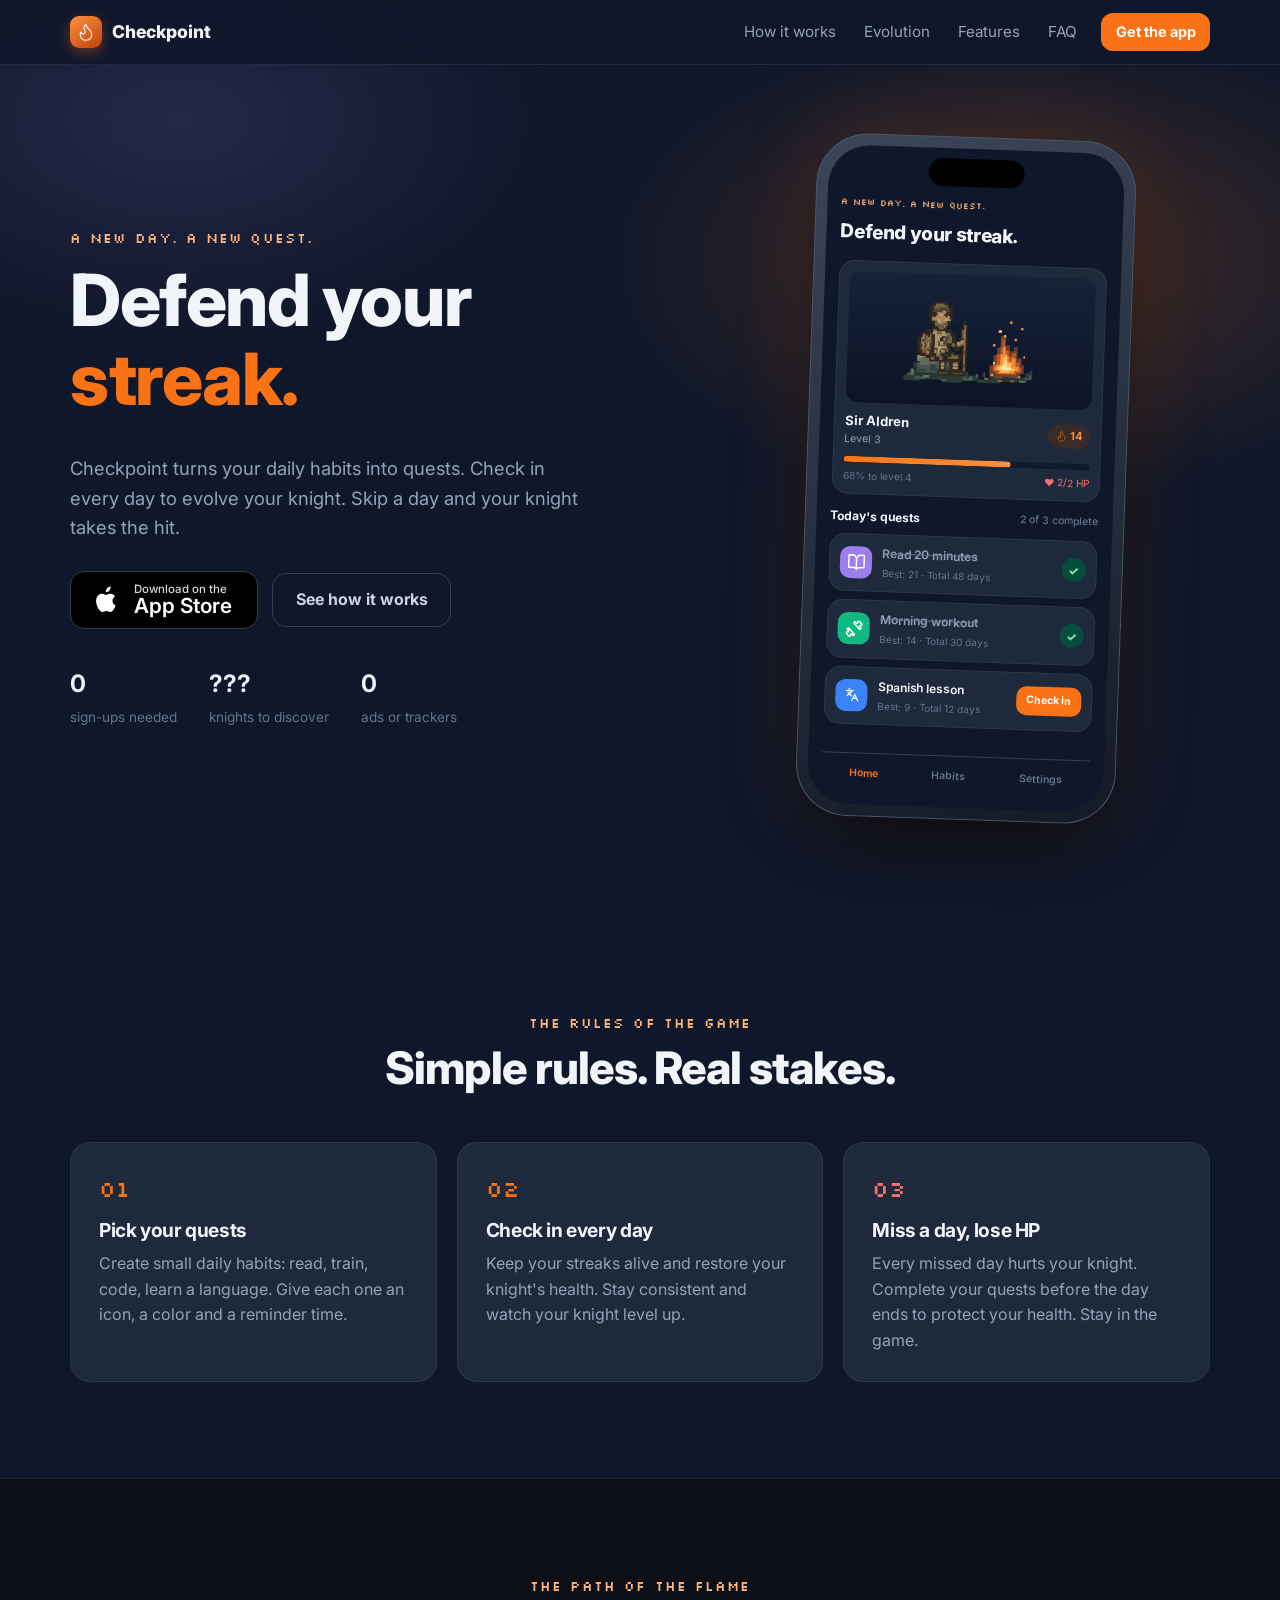
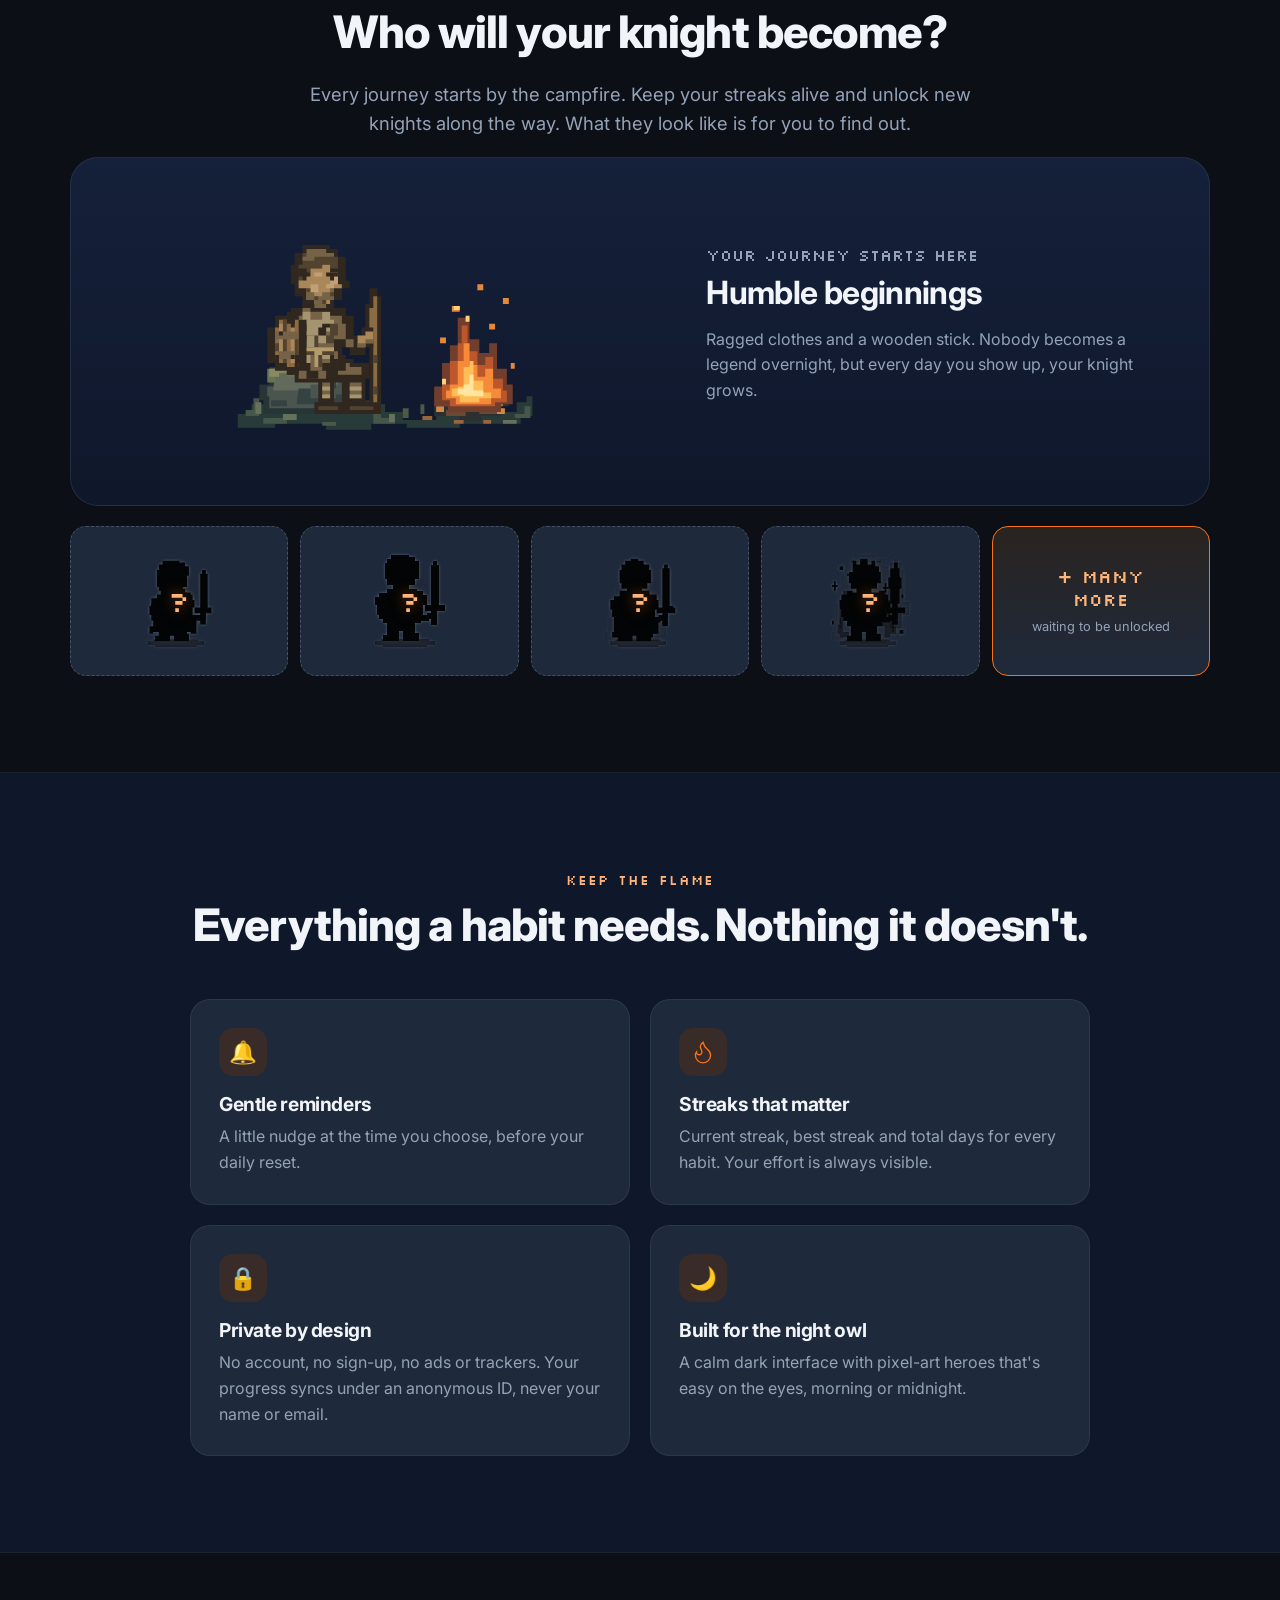
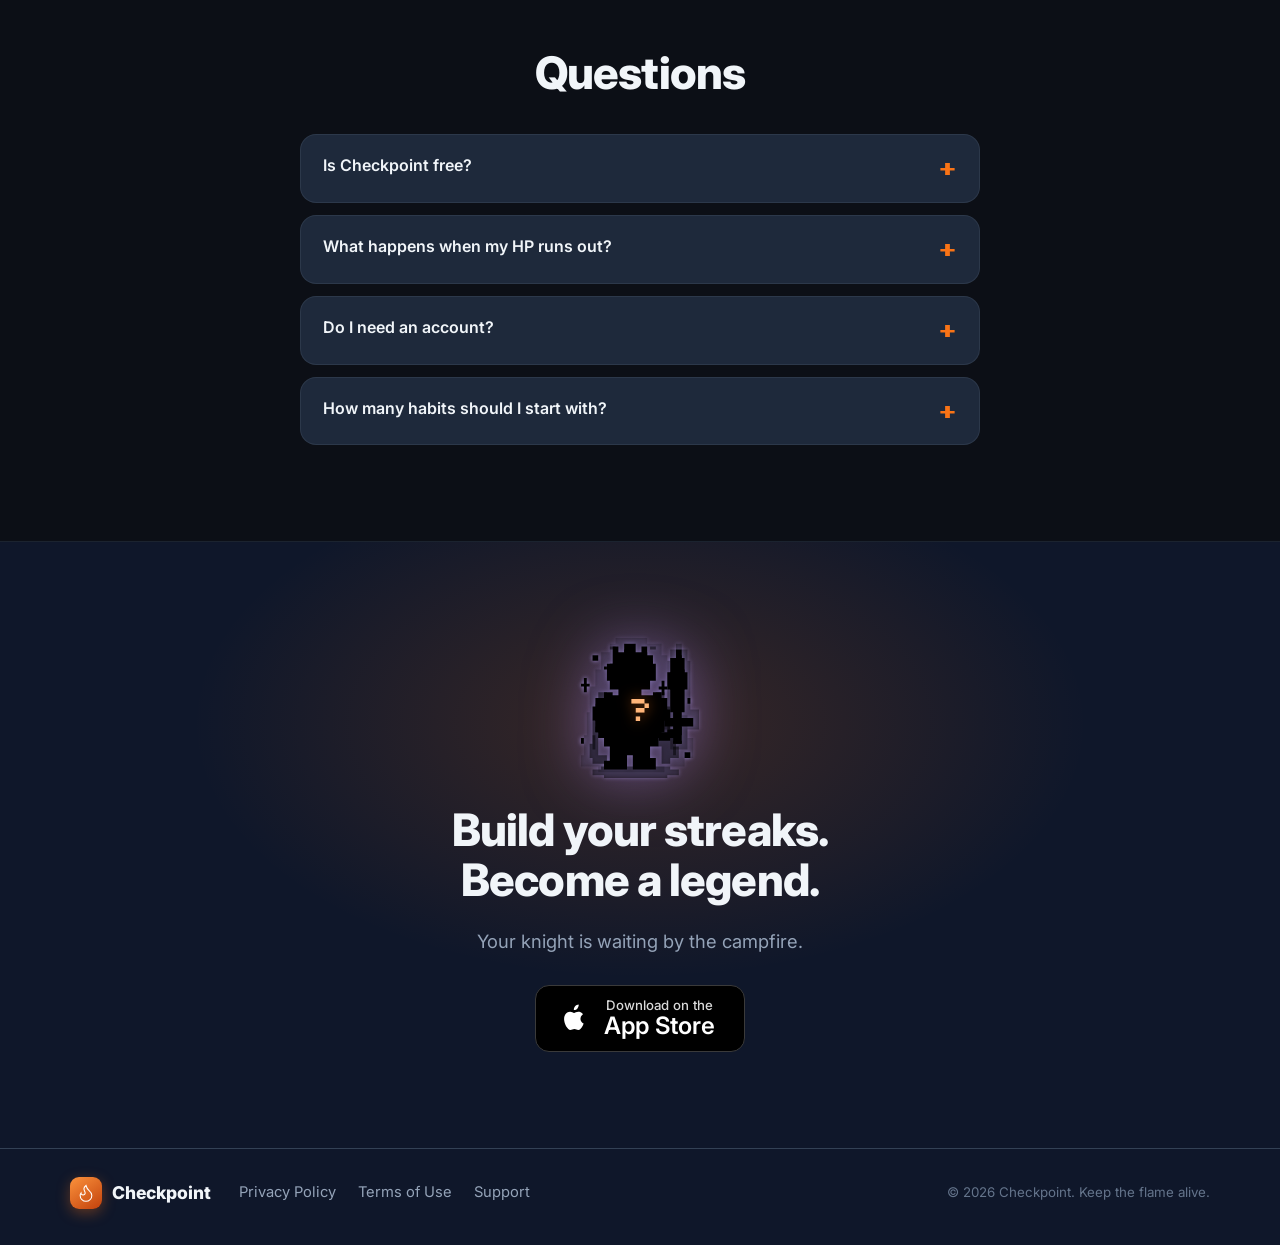
<file: index.html>
<!doctype html>
<html lang="en">
<head>
  <meta charset="utf-8">
  <meta name="viewport" content="width=device-width, initial-scale=1">
  <title>Checkpoint — Habit Quests</title>
  <meta name="description" content="Checkpoint turns your daily habits into quests. Check in every day, protect your HP and evolve your knight.">
  <meta name="theme-color" content="#0F172A">
  <!-- Replace YOUR_APP_ID once the app is live, e.g. app-id=1234567890 -->
  <!-- <meta name="apple-itunes-app" content="app-id=YOUR_APP_ID"> -->
  <meta property="og:title" content="Checkpoint — Defend your streak.">
  <meta property="og:description" content="Daily habits as quests. Build streaks, keep your HP, evolve your knight.">
  <meta property="og:type" content="website">
  <link rel="icon" type="image/svg+xml" href="assets/img/favicon.svg">
  <link rel="apple-touch-icon" href="assets/img/favicon.svg">
  <link rel="preconnect" href="https://fonts.googleapis.com">
  <link rel="preconnect" href="https://fonts.gstatic.com" crossorigin>
  <link href="https://fonts.googleapis.com/css2?family=Inter:wght@400;500;600;700;800&family=Silkscreen&display=swap" rel="stylesheet">
  <link rel="stylesheet" href="styles.css">
</head>
<body>

<header class="nav">
  <div class="wrap nav__inner">
    <a class="brand" href="#top" aria-label="Checkpoint home">
      <span class="brand__icon"><img src="assets/img/flame.svg" alt=""></span>
      <span>Checkpoint</span>
    </a>
    <nav class="nav__links" aria-label="Main">
      <a href="#how">How it works</a>
      <a href="#evolution">Evolution</a>
      <a href="#features">Features</a>
      <a href="#faq">FAQ</a>
    </nav>
    <a class="btn btn--small js-store" href="#download">Get the app</a>
  </div>
</header>

<main id="top">

  <!-- HERO -->
  <section class="hero">
    <div class="hero__glow" aria-hidden="true"></div>
    <div class="wrap hero__inner">
      <div class="hero__copy">
        <p class="eyebrow">a new day. a new quest.</p>
        <h1>Defend your <span class="accent">streak.</span></h1>
        <p class="lead">Checkpoint turns your daily habits into quests. Check in every day to evolve your knight. Skip a day and your knight takes the hit.</p>
        <div class="cta-row">
          <a class="store-badge js-store" href="#download" aria-label="Download on the App Store">
            <svg viewBox="0 0 24 24" aria-hidden="true"><path fill="currentColor" d="M16.37 12.6c.03 2.9 2.54 3.86 2.57 3.87-.02.07-.4 1.38-1.33 2.73-.8 1.17-1.63 2.33-2.94 2.36-1.29.02-1.7-.76-3.17-.76-1.47 0-1.93.74-3.15.79-1.27.05-2.23-1.27-3.04-2.43-1.65-2.38-2.92-6.74-1.22-9.68.84-1.46 2.35-2.39 3.99-2.41 1.24-.02 2.42.84 3.17.84.76 0 2.19-1.04 3.69-.88.63.03 2.39.25 3.52 1.92-.09.06-2.1 1.23-2.09 3.65M13.95 4.3c.67-.82 1.13-1.95 1-3.08-.97.04-2.14.65-2.84 1.46-.62.72-1.17 1.87-1.02 2.97 1.08.08 2.19-.55 2.86-1.35"/></svg>
            <span><small>Download on the</small>App Store</span>
          </a>
          <a class="btn btn--ghost" href="#how">See how it works</a>
        </div>
        <ul class="hero__stats">
          <li><b>0</b><span>sign-ups needed</span></li>
          <li><b>???</b><span>knights to discover</span></li>
          <li><b>0</b><span>ads or trackers</span></li>
        </ul>
      </div>

      <!-- Phone mockup recreating the Home screen -->
      <div class="phone" aria-label="Checkpoint home screen preview" role="img">
        <div class="phone__screen">
          <div class="phone__notch"></div>
          <div class="ui">
            <p class="ui__sub">a new day. a new quest.</p>
            <p class="ui__title">Defend your streak.</p>

            <div class="ui-card ui-hero">
              <div class="ui-hero__art"><img src="assets/img/peasant_campfire.svg" alt=""></div>
              <div class="ui-hero__row">
                <div>
                  <p class="ui-hero__name">Sir Aldren</p>
                  <p class="ui-hero__lvl">Level 3</p>
                </div>
                <span class="pill pill--fire"><img src="assets/img/flame.svg" alt=""> 14</span>
              </div>
              <div class="bar"><span style="width:68%"></span></div>
              <p class="ui-hero__meta"><span>68% to level 4</span><span class="hp">♥ 2/2 HP</span></p>
            </div>

            <div class="ui__section">
              <span>Today's quests</span><span class="dim">2 of 3 complete</span>
            </div>

            <div class="ui-card quest is-done">
              <span class="quest__icon c-lav"><img src="assets/img/book.svg" alt=""></span>
              <div class="quest__body"><p>Read 20 minutes</p><small>Best: 21 · Total 48 days</small></div>
              <span class="quest__check">✓</span>
            </div>
            <div class="ui-card quest is-done">
              <span class="quest__icon c-green"><img src="assets/img/sport.svg" alt=""></span>
              <div class="quest__body"><p>Morning workout</p><small>Best: 14 · Total 30 days</small></div>
              <span class="quest__check">✓</span>
            </div>
            <div class="ui-card quest">
              <span class="quest__icon c-blue"><img src="assets/img/language.svg" alt=""></span>
              <div class="quest__body"><p>Spanish lesson</p><small>Best: 9 · Total 12 days</small></div>
              <span class="quest__btn">Check in</span>
            </div>

            <div class="ui__tabs"><span class="on">Home</span><span>Habits</span><span>Settings</span></div>
          </div>
        </div>
      </div>
    </div>
  </section>

  <!-- HOW IT WORKS -->
  <section id="how" class="section">
    <div class="wrap">
      <p class="eyebrow center">the rules of the game</p>
      <h2 class="center">Simple rules. Real stakes.</h2>
      <div class="steps">
        <article class="step">
          <span class="step__num">01</span>
          <h3>Pick your quests</h3>
          <p>Create small daily habits: read, train, code, learn a language. Give each one an icon, a color and a reminder time.</p>
        </article>
        <article class="step">
          <span class="step__num">02</span>
          <h3>Check in every day</h3>
          <p>Keep your streaks alive and restore your knight's health. Stay consistent and watch your knight level up.</p>
        </article>
        <article class="step step--warn">
          <span class="step__num">03</span>
          <h3>Miss a day, lose HP</h3>
          <p>Every missed day hurts your knight. Complete your quests before the day ends to protect your health. Stay in the game.</p>
        </article>
      </div>
    </div>
  </section>

  <!-- EVOLUTION -->
  <section id="evolution" class="section section--alt">
    <div class="wrap">
      <p class="eyebrow center">the path of the flame</p>
      <h2 class="center">Who will your knight become?</h2>
      <p class="lead center narrow">Every journey starts by the campfire. Keep your streaks alive and unlock new knights along the way. What they look like is for you to find out.</p>

      <div class="stage">
        <div class="stage__art"><img src="assets/img/peasant_campfire.svg" alt="Your knight resting by the campfire"></div>
        <div class="stage__copy">
          <p class="stage__lvl">your journey starts here</p>
          <h3>Humble beginnings</h3>
          <p>Ragged clothes and a wooden stick. Nobody becomes a legend overnight, but every day you show up, your knight grows.</p>
        </div>
      </div>

      <div class="locked" aria-label="Locked knights">
        <div class="locked__card"><img src="assets/img/ragged.svg" alt="Locked knight"><span class="locked__q">?</span></div>
        <div class="locked__card"><img src="assets/img/steel.svg" alt="Locked knight"><span class="locked__q">?</span></div>
        <div class="locked__card"><img src="assets/img/veteran.svg" alt="Locked knight"><span class="locked__q">?</span></div>
        <div class="locked__card"><img src="assets/img/grandmaster.svg" alt="Locked knight"><span class="locked__q">?</span></div>
        <div class="locked__card locked__more"><b>+ many<br>more</b><span>waiting to be unlocked</span></div>
      </div>
    </div>
  </section>

  <!-- FEATURES -->
  <section id="features" class="section">
    <div class="wrap">
      <p class="eyebrow center">keep the flame</p>
      <h2 class="center">Everything a habit needs. Nothing it doesn't.</h2>
      <div class="grid">
        <article class="feature">
          <div class="feature__big">🔔</div>
          <h3>Gentle reminders</h3>
          <p>A little nudge at the time you choose, before your daily reset.</p>
        </article>
        <article class="feature">
          <div class="feature__big"><img src="assets/img/flame.svg" alt=""></div>
          <h3>Streaks that matter</h3>
          <p>Current streak, best streak and total days for every habit. Your effort is always visible.</p>
        </article>
        <article class="feature">
          <div class="feature__big">🔒</div>
          <h3>Private by design</h3>
          <p>No account, no sign-up, no ads or trackers. Your progress syncs under an anonymous ID, never your name or email.</p>
        </article>
        <article class="feature">
          <div class="feature__big">🌙</div>
          <h3>Built for the night owl</h3>
          <p>A calm dark interface with pixel-art heroes that's easy on the eyes, morning or midnight.</p>
        </article>
      </div>
    </div>
  </section>

  <!-- FAQ -->
  <section id="faq" class="section section--alt">
    <div class="wrap narrow">
      <h2 class="center">Questions</h2>
      <details>
        <summary>Is Checkpoint free?</summary>
        <p>Checkpoint is free to download, and you can start your first quest right away. Some extra features may be offered as optional in-app purchases.</p>
      </details>
      <details>
        <summary>What happens when my HP runs out?</summary>
        <p>Missed days cost HP, and completed quests slowly heal your knight. Keep checking in to stay in the game — even one quest a day helps.</p>
      </details>
      <details>
        <summary>Do I need an account?</summary>
        <p>No. Checkpoint works without sign-up and keeps your data on your iPhone.</p>
      </details>
      <details>
        <summary>How many habits should I start with?</summary>
        <p>Start small. A few minutes a day is enough. One or two quests you can actually keep beat ten you'll abandon.</p>
      </details>
    </div>
  </section>

  <!-- FINAL CTA -->
  <section id="download" class="section final">
    <div class="wrap final__inner">
      <div class="final__art"><img src="assets/img/grandmaster.svg" alt="A locked legendary knight"><span class="locked__q">?</span></div>
      <h2>Build your streaks.<br>Become a legend.</h2>
      <p class="lead">Your knight is waiting by the campfire.</p>
      <a class="store-badge store-badge--lg js-store" href="#download" aria-label="Download on the App Store">
        <svg viewBox="0 0 24 24" aria-hidden="true"><path fill="currentColor" d="M16.37 12.6c.03 2.9 2.54 3.86 2.57 3.87-.02.07-.4 1.38-1.33 2.73-.8 1.17-1.630 2.33-2.94 2.36-1.29.02-1.7-.76-3.17-.76-1.47 0-1.93.74-3.15.79-1.27.05-2.230-1.27-3.04-2.43-1.65-2.38-2.92-6.74-1.22-9.68.84-1.46 2.35-2.39 3.99-2.41 1.24-.02 2.42.84 3.17.84.76 0 2.19-1.04 3.69-.88.63.03 2.39.25 3.520 1.92-.09.06-2.1 1.23-2.09 3.65M13.95 4.3c.67-.82 1.13-1.95 1-3.08-.97.04-2.14.65-2.84 1.46-.62.72-1.17 1.87-1.02 2.97 1.08.08 2.19-.55 2.86-1.35"/></svg>
        <span><small>Download on the</small>App Store</span>
      </a>
    </div>
  </section>
</main>

<footer class="footer">
  <div class="wrap footer__inner">
    <span class="brand"><span class="brand__icon"><img src="assets/img/flame.svg" alt=""></span>Checkpoint</span>
    <nav aria-label="Legal">
      <a href="privacy.html">Privacy Policy</a>
      <a href="terms.html">Terms of Use</a>
      <a href="support.html">Support</a>
    </nav>
    <small class="dim">© <span id="year">2026</span> Checkpoint. Keep the flame alive.</small>
  </div>
</footer>

<script>
  // Paste the App Store URL here once the app is published.
  const APP_STORE_URL = ""; // e.g. "https://apps.apple.com/app/id1234567890"
  if (APP_STORE_URL) {
    document.querySelectorAll(".js-store").forEach(a => { a.href = APP_STORE_URL; a.target = "_blank"; a.rel = "noopener"; });
  }

  document.getElementById("year").textContent = new Date().getFullYear();
</script>
</body>
</html>
</file>
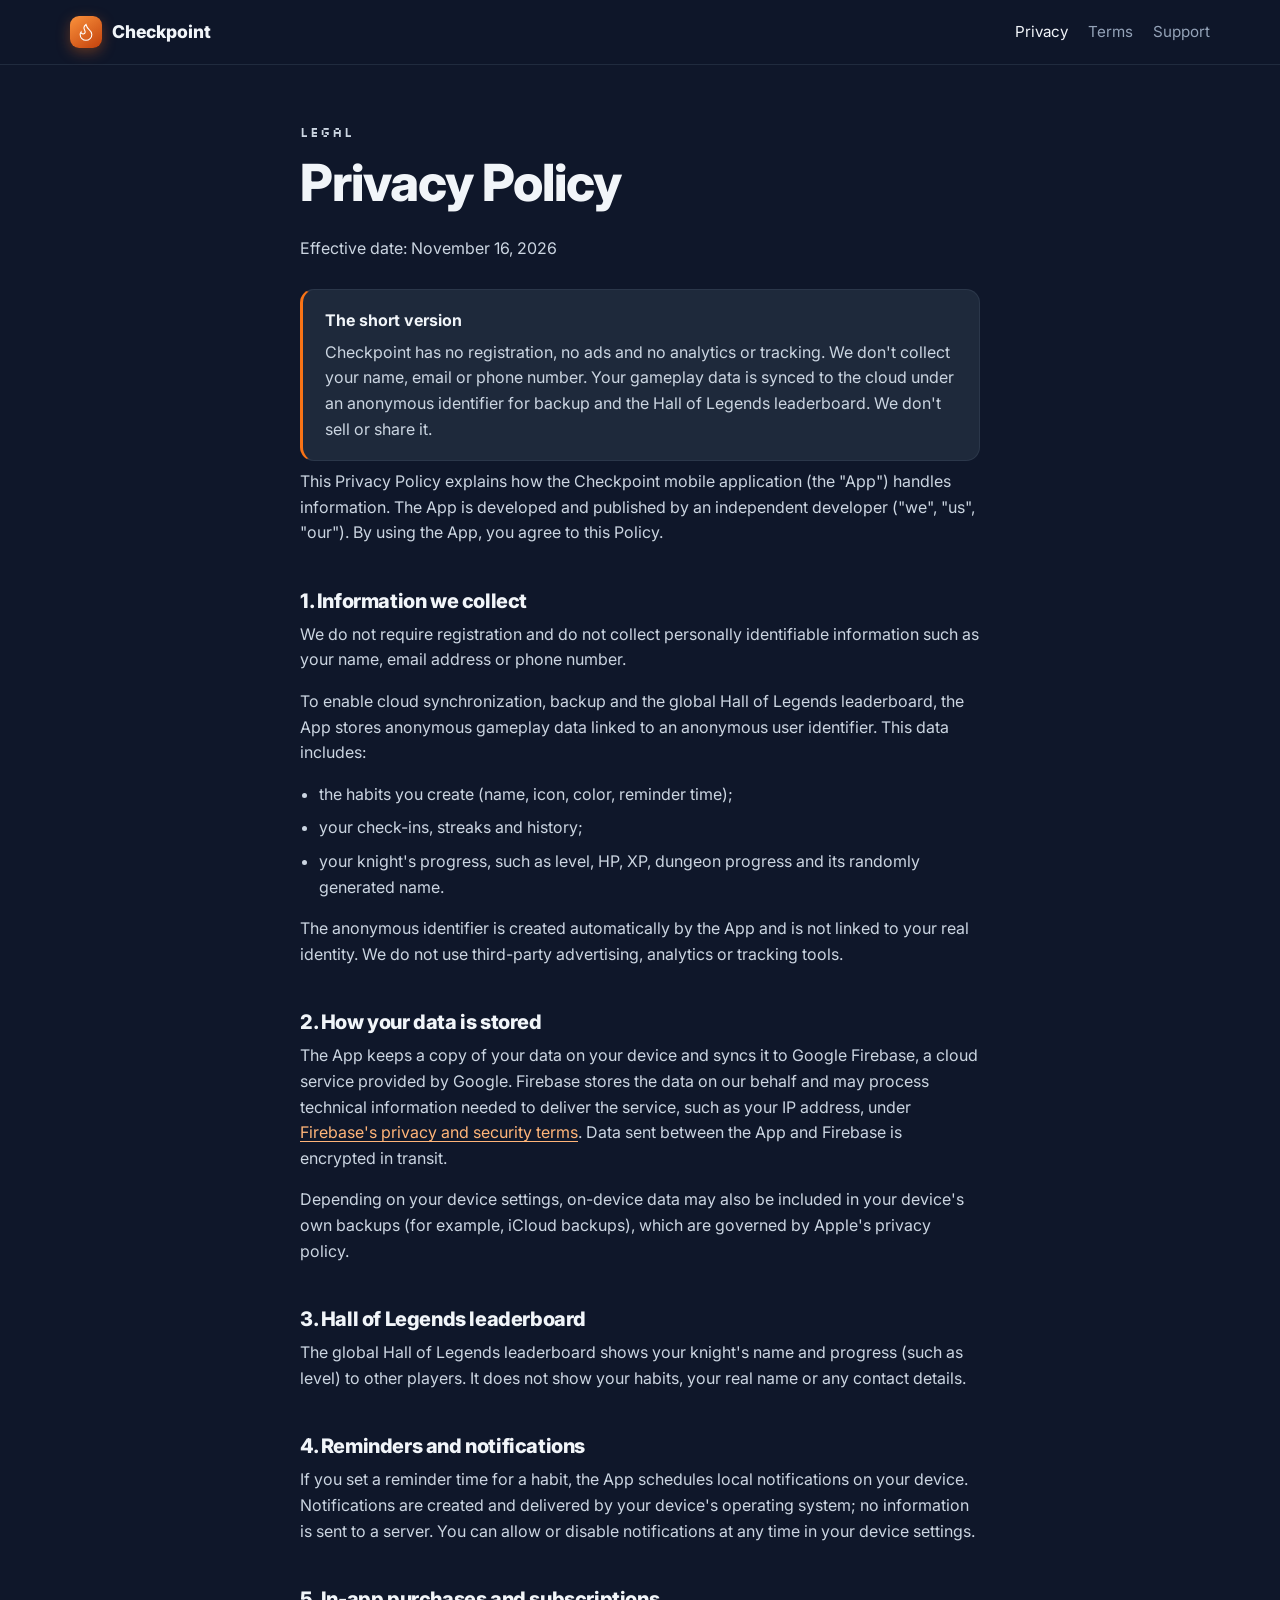
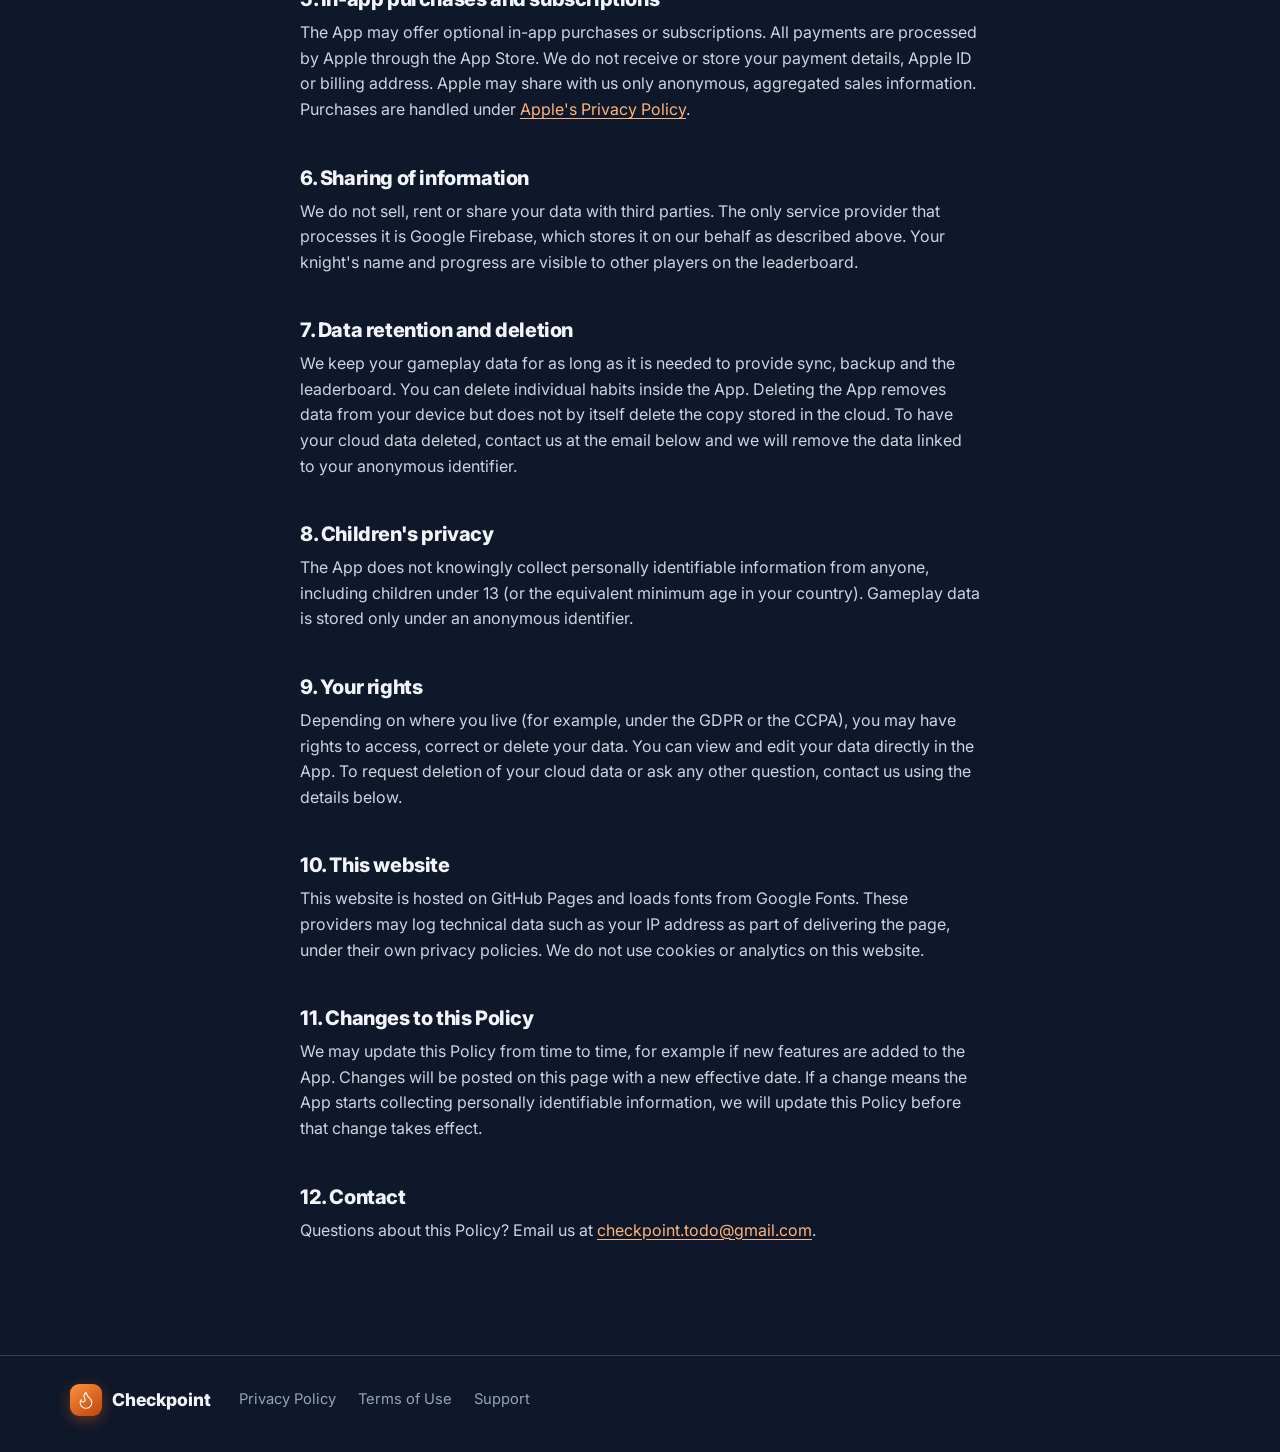
<file: privacy.html>
<!doctype html>
<html lang="en">
<head>
  <meta charset="utf-8">
  <meta name="viewport" content="width=device-width, initial-scale=1">
  <title>Privacy Policy — Checkpoint</title>
  <meta name="description" content="How Checkpoint handles your data: no registration, no personal information, anonymous cloud sync.">
  <meta name="theme-color" content="#0F172A">
  <link rel="icon" type="image/svg+xml" href="assets/img/favicon.svg">
  <link rel="preconnect" href="https://fonts.googleapis.com">
  <link rel="preconnect" href="https://fonts.gstatic.com" crossorigin>
  <link href="https://fonts.googleapis.com/css2?family=Inter:wght@400;500;600;700;800&family=Silkscreen&display=swap" rel="stylesheet">
  <link rel="stylesheet" href="styles.css">
</head>
<body>
<header class="nav">
  <div class="wrap nav__inner">
    <a class="brand" href="index.html"><span class="brand__icon"><img src="assets/img/flame.svg" alt=""></span><span>Checkpoint</span></a>
    <nav class="legal-nav" aria-label="Legal">
      <a href="privacy.html" aria-current="page">Privacy</a>
      <a href="terms.html">Terms</a>
      <a href="support.html">Support</a>
    </nav>
  </div>
</header>

<main class="wrap narrow legal">
  <p class="eyebrow">legal</p>
  <h1>Privacy Policy</h1>
  <p class="dim">Effective date: November 16, 2026</p>

  <div class="legal__summary">
    <b>The short version</b>
    <p>Checkpoint has no registration, no ads and no analytics or tracking. We don't collect your name, email or phone number. Your gameplay data is synced to the cloud under an anonymous identifier for backup and the Hall of Legends leaderboard. We don't sell or share it.</p>
  </div>

  <p>This Privacy Policy explains how the Checkpoint mobile application (the "App") handles information. The App is developed and published by an independent developer ("we", "us", "our"). By using the App, you agree to this Policy.</p>

  <h2>1. Information we collect</h2>
  <p>We do not require registration and do not collect personally identifiable information such as your name, email address or phone number.</p>
  <p>To enable cloud synchronization, backup and the global Hall of Legends leaderboard, the App stores anonymous gameplay data linked to an anonymous user identifier. This data includes:</p>
  <ul>
    <li>the habits you create (name, icon, color, reminder time);</li>
    <li>your check-ins, streaks and history;</li>
    <li>your knight's progress, such as level, HP, XP, dungeon progress and its randomly generated name.</li>
  </ul>
  <p>The anonymous identifier is created automatically by the App and is not linked to your real identity. We do not use third-party advertising, analytics or tracking tools.</p>

  <h2>2. How your data is stored</h2>
  <p>The App keeps a copy of your data on your device and syncs it to Google Firebase, a cloud service provided by Google. Firebase stores the data on our behalf and may process technical information needed to deliver the service, such as your IP address, under <a href="https://firebase.google.com/support/privacy" target="_blank" rel="noopener">Firebase's privacy and security terms</a>. Data sent between the App and Firebase is encrypted in transit.</p>
  <p>Depending on your device settings, on-device data may also be included in your device's own backups (for example, iCloud backups), which are governed by Apple's privacy policy.</p>

  <h2>3. Hall of Legends leaderboard</h2>
  <p>The global Hall of Legends leaderboard shows your knight's name and progress (such as level) to other players. It does not show your habits, your real name or any contact details.</p>

  <h2>4. Reminders and notifications</h2>
  <p>If you set a reminder time for a habit, the App schedules local notifications on your device. Notifications are created and delivered by your device's operating system; no information is sent to a server. You can allow or disable notifications at any time in your device settings.</p>

  <h2>5. In-app purchases and subscriptions</h2>
  <p>The App may offer optional in-app purchases or subscriptions. All payments are processed by Apple through the App Store. We do not receive or store your payment details, Apple ID or billing address. Apple may share with us only anonymous, aggregated sales information. Purchases are handled under <a href="https://www.apple.com/legal/privacy/" target="_blank" rel="noopener">Apple's Privacy Policy</a>.</p>

  <h2>6. Sharing of information</h2>
  <p>We do not sell, rent or share your data with third parties. The only service provider that processes it is Google Firebase, which stores it on our behalf as described above. Your knight's name and progress are visible to other players on the leaderboard.</p>

  <h2>7. Data retention and deletion</h2>
  <p>We keep your gameplay data for as long as it is needed to provide sync, backup and the leaderboard. You can delete individual habits inside the App. Deleting the App removes data from your device but does not by itself delete the copy stored in the cloud. To have your cloud data deleted, contact us at the email below and we will remove the data linked to your anonymous identifier.</p>

  <h2>8. Children's privacy</h2>
  <p>The App does not knowingly collect personally identifiable information from anyone, including children under 13 (or the equivalent minimum age in your country). Gameplay data is stored only under an anonymous identifier.</p>

  <h2>9. Your rights</h2>
  <p>Depending on where you live (for example, under the GDPR or the CCPA), you may have rights to access, correct or delete your data. You can view and edit your data directly in the App. To request deletion of your cloud data or ask any other question, contact us using the details below.</p>

  <h2>10. This website</h2>
  <p>This website is hosted on GitHub Pages and loads fonts from Google Fonts. These providers may log technical data such as your IP address as part of delivering the page, under their own privacy policies. We do not use cookies or analytics on this website.</p>

  <h2>11. Changes to this Policy</h2>
  <p>We may update this Policy from time to time, for example if new features are added to the App. Changes will be posted on this page with a new effective date. If a change means the App starts collecting personally identifiable information, we will update this Policy before that change takes effect.</p>

  <h2>12. Contact</h2>
  <p>Questions about this Policy? Email us at <a href="mailto:checkpoint.todo@gmail.com">checkpoint.todo@gmail.com</a>.</p>
</main>

<footer class="footer">
  <div class="wrap footer__inner">
    <a class="brand" href="index.html"><span class="brand__icon"><img src="assets/img/flame.svg" alt=""></span>Checkpoint</a>
    <nav aria-label="Legal">
      <a href="privacy.html">Privacy Policy</a>
      <a href="terms.html">Terms of Use</a>
      <a href="support.html">Support</a>
    </nav>
  </div>
</footer>
</body>
</html>
</file>
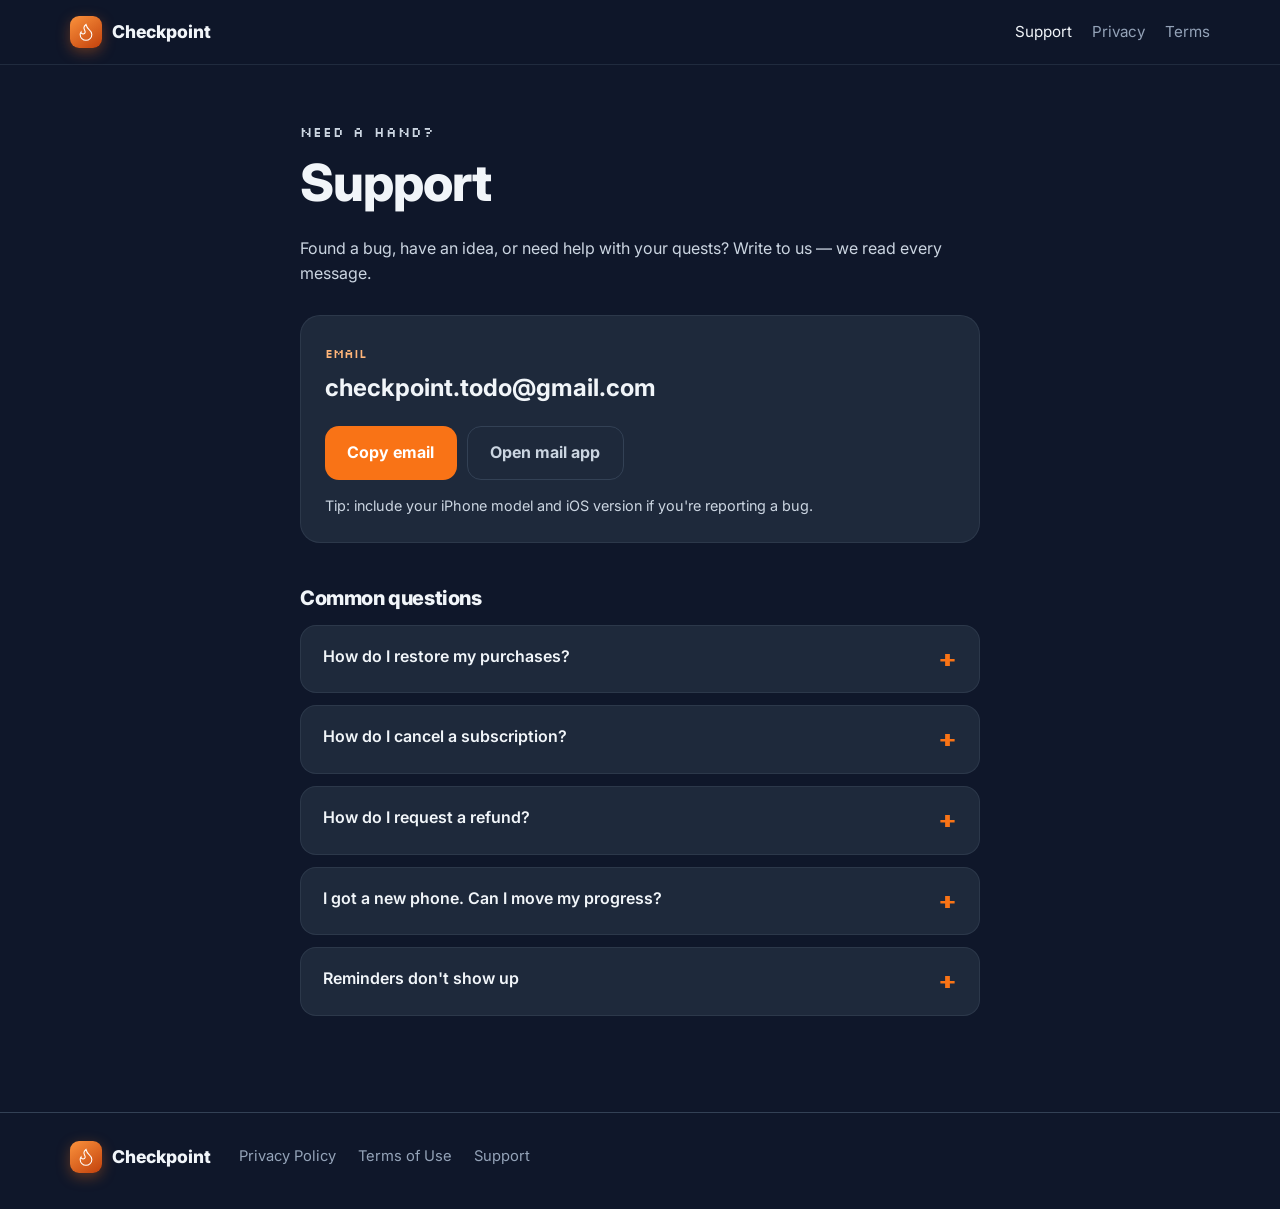
<file: support.html>
<!doctype html>
<html lang="en">
<head>
  <meta charset="utf-8">
  <meta name="viewport" content="width=device-width, initial-scale=1">
  <title>Support — Checkpoint</title>
  <meta name="description" content="Get help with Checkpoint. Contact us at checkpoint.todo@gmail.com.">
  <meta name="theme-color" content="#0F172A">
  <link rel="icon" type="image/svg+xml" href="assets/img/favicon.svg">
  <link rel="preconnect" href="https://fonts.googleapis.com">
  <link rel="preconnect" href="https://fonts.gstatic.com" crossorigin>
  <link href="https://fonts.googleapis.com/css2?family=Inter:wght@400;500;600;700;800&family=Silkscreen&display=swap" rel="stylesheet">
  <link rel="stylesheet" href="styles.css">
</head>
<body>
<header class="nav">
  <div class="wrap nav__inner">
    <a class="brand" href="index.html"><span class="brand__icon"><img src="assets/img/flame.svg" alt=""></span><span>Checkpoint</span></a>
    <nav class="legal-nav" aria-label="Help">
      <a href="support.html" aria-current="page">Support</a>
      <a href="privacy.html">Privacy</a>
      <a href="terms.html">Terms</a>
    </nav>
  </div>
</header>

<main class="wrap narrow legal">
  <p class="eyebrow">need a hand?</p>
  <h1>Support</h1>
  <p>Found a bug, have an idea, or need help with your quests? Write to us — we read every message.</p>

  <div class="contact">
    <span class="contact__label">Email</span>
    <a class="contact__email" href="mailto:checkpoint.todo@gmail.com?subject=Checkpoint%20support">checkpoint.todo@gmail.com</a>
    <div class="contact__actions">
      <button class="btn" type="button" id="copy">Copy email</button>
      <a class="btn btn--ghost" href="mailto:checkpoint.todo@gmail.com?subject=Checkpoint%20support">Open mail app</a>
    </div>
    <p class="contact__hint dim small" id="copy-status" aria-live="polite">Tip: include your iPhone model and iOS version if you're reporting a bug.</p>
  </div>

  <h2>Common questions</h2>
  <details>
    <summary>How do I restore my purchases?</summary>
    <p>Open Checkpoint, go to the purchase screen and tap “Restore Purchases”. Make sure you're signed in with the same Apple ID you used to buy.</p>
  </details>
  <details>
    <summary>How do I cancel a subscription?</summary>
    <p>Open iPhone Settings → your name → Subscriptions → Checkpoint, then tap Cancel Subscription. You keep access until the end of the current period.</p>
  </details>
  <details>
    <summary>How do I request a refund?</summary>
    <p>All payments are handled by Apple. Request a refund at <a href="https://reportaproblem.apple.com" target="_blank" rel="noopener">reportaproblem.apple.com</a>.</p>
  </details>
  <details>
    <summary>I got a new phone. Can I move my progress?</summary>
    <p>Your habits and progress are kept on your device and backed up to the cloud under an anonymous identifier. If you restore your new iPhone from an iCloud or computer backup of the old one, your habits and progress come with it. If something went wrong, email us and we'll help.</p>
  </details>
  <details>
    <summary>Reminders don't show up</summary>
    <p>Check that notifications are allowed for Checkpoint in iPhone Settings → Notifications → Checkpoint, and that Focus mode isn't silencing them.</p>
  </details>
</main>

<footer class="footer">
  <div class="wrap footer__inner">
    <a class="brand" href="index.html"><span class="brand__icon"><img src="assets/img/flame.svg" alt=""></span>Checkpoint</a>
    <nav aria-label="Legal">
      <a href="privacy.html">Privacy Policy</a>
      <a href="terms.html">Terms of Use</a>
      <a href="support.html">Support</a>
    </nav>
  </div>
</footer>

<script>
  const email = "checkpoint.todo@gmail.com";
  const status = document.getElementById("copy-status");
  const btn = document.getElementById("copy");
  btn.addEventListener("click", async () => {
    try {
      await navigator.clipboard.writeText(email);
    } catch {
      const t = document.createElement("textarea");
      t.value = email; document.body.appendChild(t); t.select();
      try { document.execCommand("copy"); } catch {}
      t.remove();
    }
    btn.textContent = "Copied ✓";
    status.textContent = "Email copied — paste it into any mail app.";
    setTimeout(() => { btn.textContent = "Copy email"; }, 2000);
  });
</script>
</body>
</html>
</file>
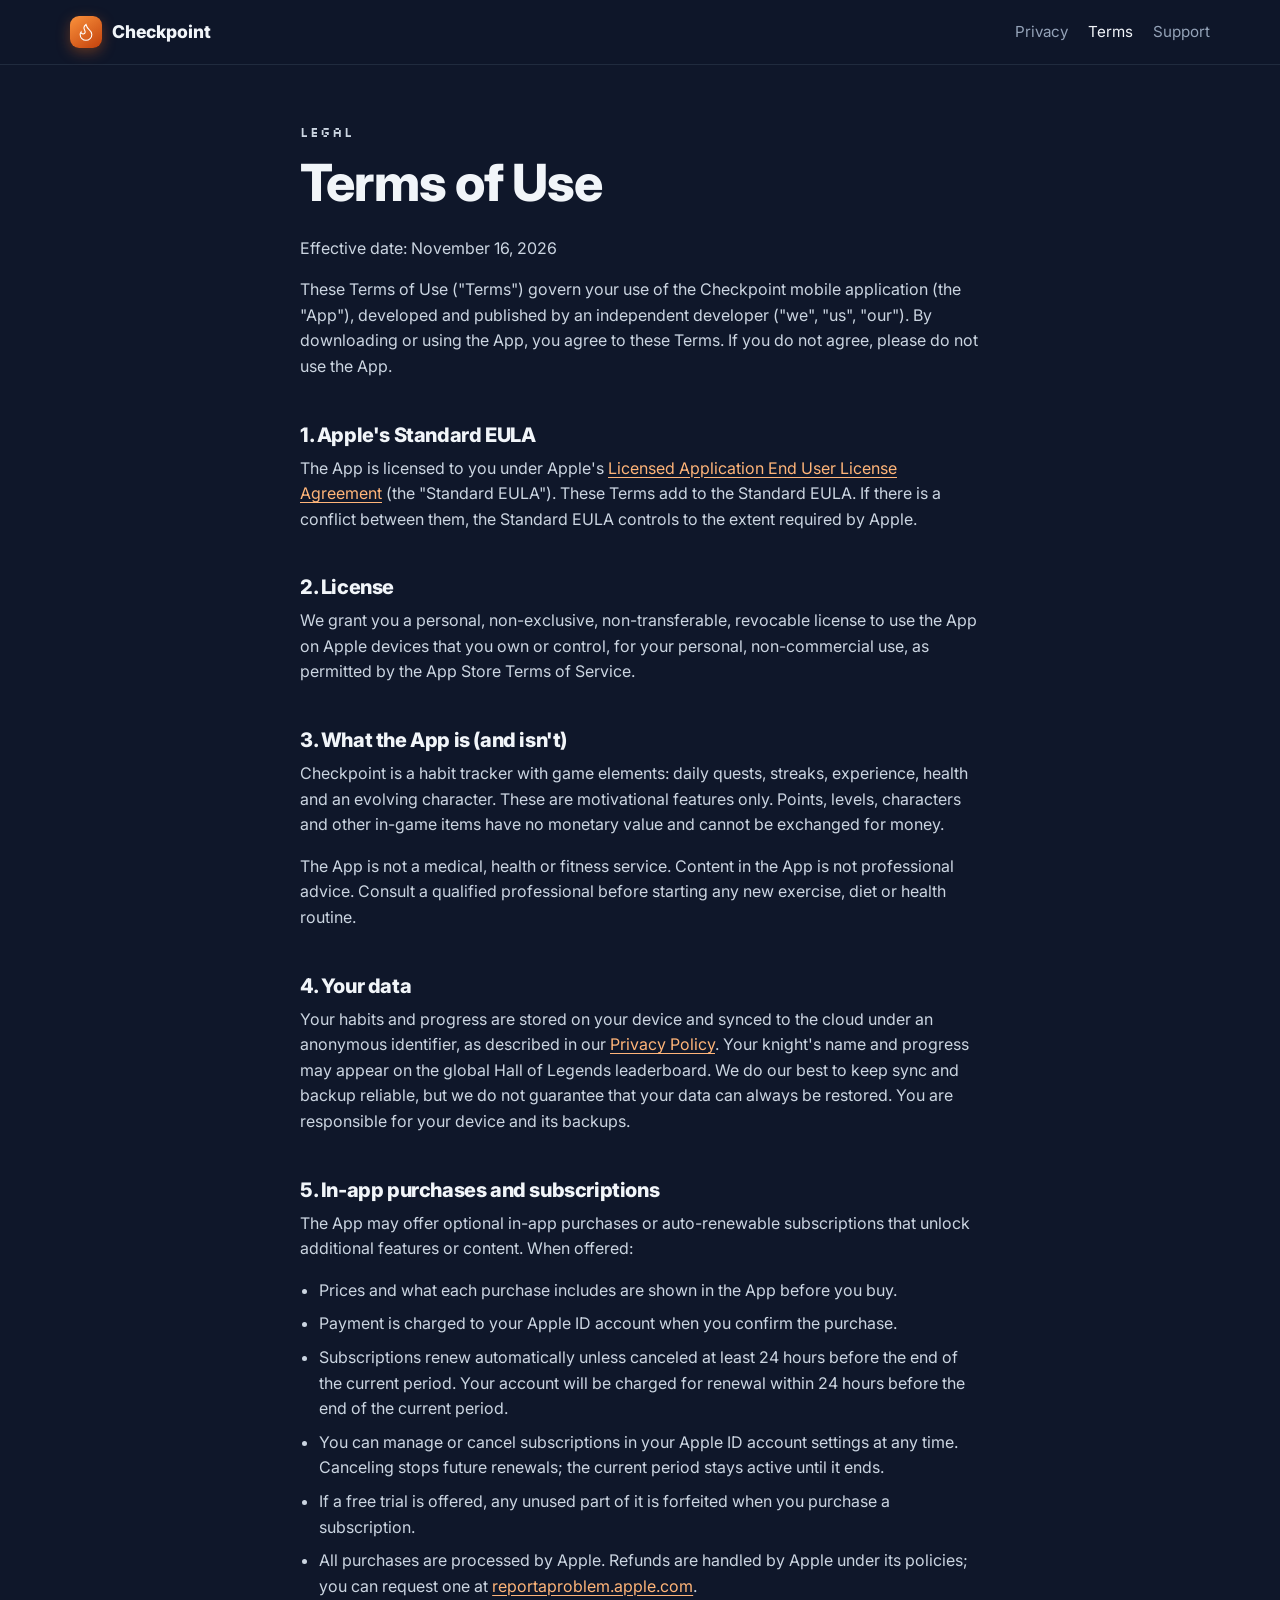
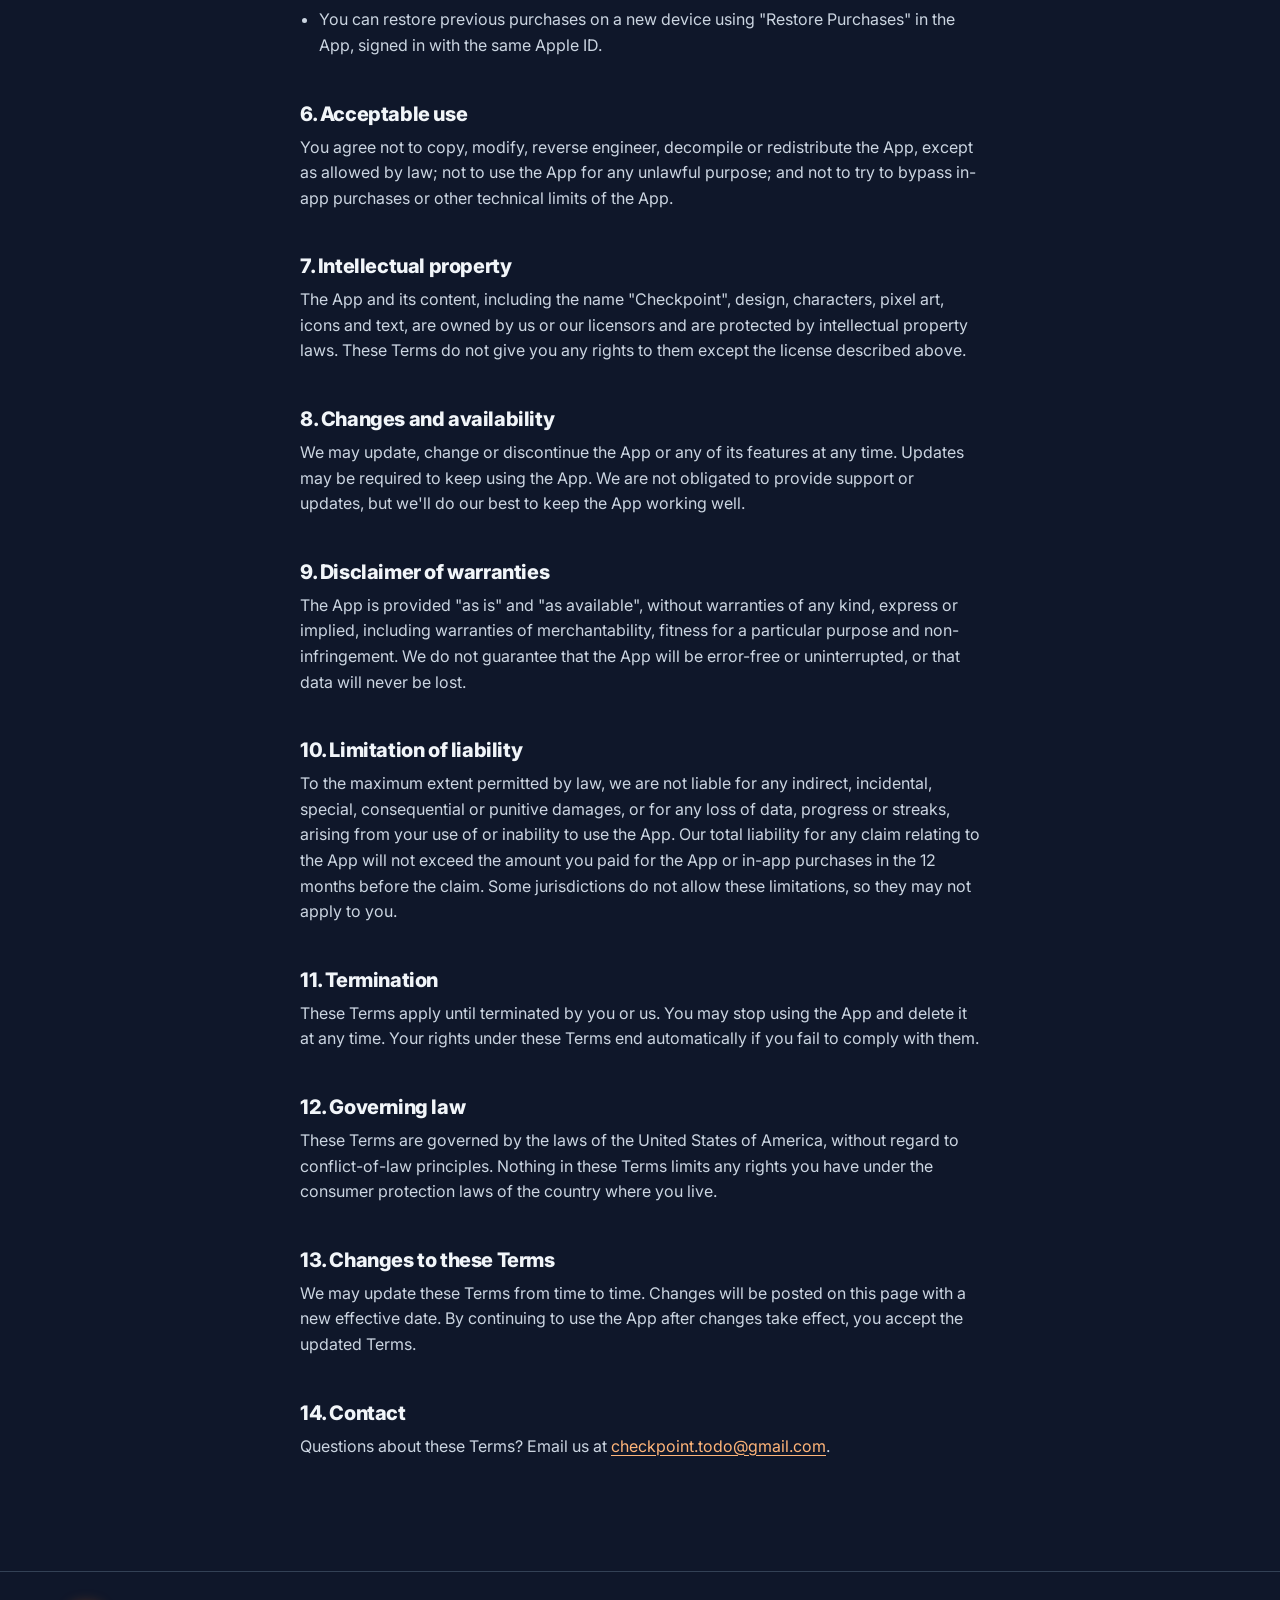
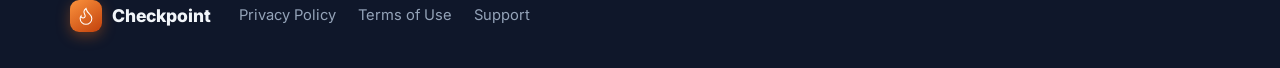
<file: terms.html>
<!doctype html>
<html lang="en">
<head>
  <meta charset="utf-8">
  <meta name="viewport" content="width=device-width, initial-scale=1">
  <title>Terms of Use — Checkpoint</title>
  <meta name="description" content="Terms of Use for the Checkpoint habit tracking app.">
  <meta name="theme-color" content="#0F172A">
  <link rel="icon" type="image/svg+xml" href="assets/img/favicon.svg">
  <link rel="preconnect" href="https://fonts.googleapis.com">
  <link rel="preconnect" href="https://fonts.gstatic.com" crossorigin>
  <link href="https://fonts.googleapis.com/css2?family=Inter:wght@400;500;600;700;800&family=Silkscreen&display=swap" rel="stylesheet">
  <link rel="stylesheet" href="styles.css">
</head>
<body>
<header class="nav">
  <div class="wrap nav__inner">
    <a class="brand" href="index.html"><span class="brand__icon"><img src="assets/img/flame.svg" alt=""></span><span>Checkpoint</span></a>
    <nav class="legal-nav" aria-label="Legal">
      <a href="privacy.html">Privacy</a>
      <a href="terms.html" aria-current="page">Terms</a>
      <a href="support.html">Support</a>
    </nav>
  </div>
</header>

<main class="wrap narrow legal">
  <p class="eyebrow">legal</p>
  <h1>Terms of Use</h1>
  <p class="dim">Effective date: November 16, 2026</p>

  <p>These Terms of Use ("Terms") govern your use of the Checkpoint mobile application (the "App"), developed and published by an independent developer ("we", "us", "our"). By downloading or using the App, you agree to these Terms. If you do not agree, please do not use the App.</p>

  <h2>1. Apple's Standard EULA</h2>
  <p>The App is licensed to you under Apple's <a href="https://www.apple.com/legal/internet-services/itunes/dev/stdeula/" target="_blank" rel="noopener">Licensed Application End User License Agreement</a> (the "Standard EULA"). These Terms add to the Standard EULA. If there is a conflict between them, the Standard EULA controls to the extent required by Apple.</p>

  <h2>2. License</h2>
  <p>We grant you a personal, non-exclusive, non-transferable, revocable license to use the App on Apple devices that you own or control, for your personal, non-commercial use, as permitted by the App Store Terms of Service.</p>

  <h2>3. What the App is (and isn't)</h2>
  <p>Checkpoint is a habit tracker with game elements: daily quests, streaks, experience, health and an evolving character. These are motivational features only. Points, levels, characters and other in-game items have no monetary value and cannot be exchanged for money.</p>
  <p>The App is not a medical, health or fitness service. Content in the App is not professional advice. Consult a qualified professional before starting any new exercise, diet or health routine.</p>

  <h2>4. Your data</h2>
  <p>Your habits and progress are stored on your device and synced to the cloud under an anonymous identifier, as described in our <a href="privacy.html">Privacy Policy</a>. Your knight's name and progress may appear on the global Hall of Legends leaderboard. We do our best to keep sync and backup reliable, but we do not guarantee that your data can always be restored. You are responsible for your device and its backups.</p>

  <h2>5. In-app purchases and subscriptions</h2>
  <p>The App may offer optional in-app purchases or auto-renewable subscriptions that unlock additional features or content. When offered:</p>
  <ul>
    <li>Prices and what each purchase includes are shown in the App before you buy.</li>
    <li>Payment is charged to your Apple ID account when you confirm the purchase.</li>
    <li>Subscriptions renew automatically unless canceled at least 24 hours before the end of the current period. Your account will be charged for renewal within 24 hours before the end of the current period.</li>
    <li>You can manage or cancel subscriptions in your Apple ID account settings at any time. Canceling stops future renewals; the current period stays active until it ends.</li>
    <li>If a free trial is offered, any unused part of it is forfeited when you purchase a subscription.</li>
    <li>All purchases are processed by Apple. Refunds are handled by Apple under its policies; you can request one at <a href="https://reportaproblem.apple.com" target="_blank" rel="noopener">reportaproblem.apple.com</a>.</li>
    <li>You can restore previous purchases on a new device using "Restore Purchases" in the App, signed in with the same Apple ID.</li>
  </ul>

  <h2>6. Acceptable use</h2>
  <p>You agree not to copy, modify, reverse engineer, decompile or redistribute the App, except as allowed by law; not to use the App for any unlawful purpose; and not to try to bypass in-app purchases or other technical limits of the App.</p>

  <h2>7. Intellectual property</h2>
  <p>The App and its content, including the name "Checkpoint", design, characters, pixel art, icons and text, are owned by us or our licensors and are protected by intellectual property laws. These Terms do not give you any rights to them except the license described above.</p>

  <h2>8. Changes and availability</h2>
  <p>We may update, change or discontinue the App or any of its features at any time. Updates may be required to keep using the App. We are not obligated to provide support or updates, but we'll do our best to keep the App working well.</p>

  <h2>9. Disclaimer of warranties</h2>
  <p>The App is provided "as is" and "as available", without warranties of any kind, express or implied, including warranties of merchantability, fitness for a particular purpose and non-infringement. We do not guarantee that the App will be error-free or uninterrupted, or that data will never be lost.</p>

  <h2>10. Limitation of liability</h2>
  <p>To the maximum extent permitted by law, we are not liable for any indirect, incidental, special, consequential or punitive damages, or for any loss of data, progress or streaks, arising from your use of or inability to use the App. Our total liability for any claim relating to the App will not exceed the amount you paid for the App or in-app purchases in the 12 months before the claim. Some jurisdictions do not allow these limitations, so they may not apply to you.</p>

  <h2>11. Termination</h2>
  <p>These Terms apply until terminated by you or us. You may stop using the App and delete it at any time. Your rights under these Terms end automatically if you fail to comply with them.</p>

  <h2>12. Governing law</h2>
  <p>These Terms are governed by the laws of the United States of America, without regard to conflict-of-law principles. Nothing in these Terms limits any rights you have under the consumer protection laws of the country where you live.</p>

  <h2>13. Changes to these Terms</h2>
  <p>We may update these Terms from time to time. Changes will be posted on this page with a new effective date. By continuing to use the App after changes take effect, you accept the updated Terms.</p>

  <h2>14. Contact</h2>
  <p>Questions about these Terms? Email us at <a href="mailto:checkpoint.todo@gmail.com">checkpoint.todo@gmail.com</a>.</p>
</main>

<footer class="footer">
  <div class="wrap footer__inner">
    <a class="brand" href="index.html"><span class="brand__icon"><img src="assets/img/flame.svg" alt=""></span>Checkpoint</a>
    <nav aria-label="Legal">
      <a href="privacy.html">Privacy Policy</a>
      <a href="terms.html">Terms of Use</a>
      <a href="support.html">Support</a>
    </nav>
  </div>
</footer>
</body>
</html>
</file>
<file: styles.css>
:root {
  --bg: #0F172A;
  --bg-dim: #0C0F16;
  --card: #1E293B;
  --card-hi: #25344C;
  --line: #334155;
  --text: #F1F5F9;
  --text-2: #CBD5E1;
  --muted: #94A3B8;
  --dim: #64748B;
  --primary: #F97316;
  --primary-2: #FB923C;
  --primary-text: #FFB579;
  --primary-deep: #382B28;
  --violet: #9C7EEB;
  --success: #10B981;
  --error: #EF4444;
  --radius: 20px;
  --pixel: "Silkscreen", ui-monospace, monospace;
}

* { box-sizing: border-box; }
html { scroll-behavior: smooth; }
body {
  margin: 0;
  background: var(--bg);
  color: var(--text);
  font: 16px/1.6 "Inter", system-ui, -apple-system, sans-serif;
  -webkit-font-smoothing: antialiased;
  overflow-x: hidden;
}
img { max-width: 100%; display: block; }
a { color: inherit; text-decoration: none; }
h1, h2, h3 { line-height: 1.1; margin: 0 0 .5em; letter-spacing: -.02em; }
h1 { font-size: clamp(2.6rem, 6vw, 4.5rem); font-weight: 800; }
h2 { font-size: clamp(1.9rem, 4vw, 2.8rem); font-weight: 800; }
h3 { font-size: 1.2rem; font-weight: 700; }
p { margin: 0 0 1em; }

.wrap { width: min(1140px, 100% - 32px); margin-inline: auto; }
.narrow { max-width: 680px; margin-inline: auto; }
.center { text-align: center; }
.dim { color: var(--dim); }
.small { font-size: .9rem; }
.accent { color: var(--primary); }
.lead { color: var(--muted); font-size: 1.15rem; }
.eyebrow {
  font-family: var(--pixel);
  color: var(--primary-text);
  font-size: .85rem;
  letter-spacing: .08em;
  text-transform: lowercase;
  margin-bottom: .8em;
}

/* Buttons */
.btn {
  display: inline-flex; align-items: center; justify-content: center;
  padding: .85em 1.4em; border-radius: 14px;
  background: var(--primary); color: #fff; font-weight: 700;
  transition: transform .15s, background .15s;
}
.btn:hover { background: var(--primary-2); transform: translateY(-1px); }
.btn--small { padding: .55em 1em; font-size: .9rem; border-radius: 12px; }
.btn--ghost { background: transparent; border: 1px solid var(--line); color: var(--text-2); }
.btn--ghost:hover { background: var(--card); }

.store-badge {
  display: inline-flex; align-items: center; gap: .6em;
  background: #000; color: #fff; border: 1px solid #3a3a3a;
  padding: .55em 1.2em .55em 1em; border-radius: 14px;
  font-weight: 600; font-size: 1.3rem; line-height: 1.05;
  transition: transform .15s, border-color .15s;
}
.store-badge:hover { transform: translateY(-1px); border-color: var(--primary); }
.store-badge svg { width: 30px; height: 30px; }
.store-badge small { display: block; font-size: .55em; font-weight: 500; opacity: .85; }
.store-badge--lg { font-size: 1.5rem; }

/* Nav */
.nav {
  position: sticky; top: 0; z-index: 10;
  background: color-mix(in srgb, var(--bg) 82%, transparent);
  backdrop-filter: blur(14px); -webkit-backdrop-filter: blur(14px);
  border-bottom: 1px solid rgba(51, 65, 85, .5);
}
.nav__inner { display: flex; align-items: center; gap: 24px; height: 64px; }
.nav__links { display: flex; gap: 28px; margin-left: auto; color: var(--muted); font-size: .95rem; }
.nav__links a:hover { color: var(--text); }
.brand { display: inline-flex; align-items: center; gap: 10px; font-weight: 800; font-size: 1.1rem; }
.brand__icon {
  width: 32px; height: 32px; border-radius: 9px; display: grid; place-items: center;
  background: linear-gradient(145deg, #FB923C, #C2410C);
  box-shadow: 0 4px 14px rgba(249, 115, 22, .35);
}
.brand__icon img { width: 20px; filter: brightness(0) invert(1); }

/* Hero */
.hero { position: relative; padding: 72px 0 96px; overflow-x: clip; }
.hero__glow {
  position: absolute; inset: -10% -10% auto; height: 700px; pointer-events: none;
  background:
    radial-gradient(40% 50% at 75% 40%, rgba(249, 115, 22, .22), transparent 70%),
    radial-gradient(35% 45% at 20% 20%, rgba(156, 126, 235, .16), transparent 70%);
}
.hero__inner { position: relative; display: grid; grid-template-columns: 1.1fr .9fr; gap: 56px; align-items: center; }
.hero__copy .lead { max-width: 520px; }
.cta-row { display: flex; flex-wrap: wrap; gap: 14px; align-items: center; margin: 28px 0 36px; }
.hero__stats { display: flex; gap: 32px; list-style: none; padding: 0; margin: 0; }
.hero__stats b { display: block; font-size: 1.5rem; color: var(--text); }
.hero__stats span { color: var(--dim); font-size: .85rem; }

/* Phone mockup */
.phone {
  justify-self: center; width: 320px; aspect-ratio: 9 / 19.2;
  padding: 12px; border-radius: 52px;
  background: linear-gradient(160deg, #3b4658, #141a26);
  box-shadow: 0 40px 80px -20px rgba(0, 0, 0, .7), 0 0 0 1px #4b5567 inset, 0 0 90px rgba(249, 115, 22, .15);
  transform: rotate(2deg);
}
.phone__screen { position: relative; height: 100%; border-radius: 41px; overflow: hidden; background: var(--bg); }
.phone__notch { position: absolute; top: 10px; left: 50%; translate: -50%; width: 96px; height: 28px; border-radius: 20px; background: #000; z-index: 2; }
.ui { padding: 50px 14px 0; height: 100%; display: flex; flex-direction: column; gap: 8px; font-size: 12px; }
.ui__sub { margin: 0; font-family: var(--pixel); color: var(--primary-text); font-size: 9px; }
.ui__title { margin: 0 0 4px; font-weight: 800; font-size: 19px; letter-spacing: -.02em; }
.ui-card { background: var(--card); border-radius: 16px; border: 1px solid rgba(71, 85, 105, .35); }
.ui-hero { padding: 10px; }
.ui-hero__art { background: linear-gradient(180deg, #16213a, #0c1424); border-radius: 12px; padding: 4px 0; }
.ui-hero__art img { width: 78%; margin: 0 auto; image-rendering: pixelated; }
.ui-hero__row { display: flex; justify-content: space-between; align-items: center; margin-top: 8px; }
.ui-hero__name { margin: 0; font-weight: 700; font-size: 13px; }
.ui-hero__lvl { margin: 0; color: var(--muted); font-size: 10.5px; }
.pill { display: inline-flex; align-items: center; gap: 3px; padding: 3px 8px; border-radius: 99px; font-weight: 700; font-size: 11px; }
.pill img { width: 12px; }
.pill--fire { background: var(--primary-deep); color: var(--primary-2); }
.bar { height: 6px; background: #0f1a2e; border-radius: 9px; margin: 8px 0 5px; overflow: hidden; }
.bar span { display: block; height: 100%; background: linear-gradient(90deg, var(--primary), var(--primary-2)); border-radius: inherit; }
.ui-hero__meta { margin: 0; display: flex; justify-content: space-between; color: var(--dim); font-size: 10px; }
.hp { color: #F87171; }
.ui__section { display: flex; justify-content: space-between; margin-top: 4px; font-weight: 700; font-size: 12px; }
.ui__section .dim { font-weight: 500; font-size: 10.5px; }
.quest { display: flex; align-items: center; gap: 10px; padding: 9px 10px; }
.quest__icon { width: 32px; height: 32px; border-radius: 10px; display: grid; place-items: center; flex: none; }
.quest__icon img { width: 17px; filter: brightness(0) invert(1); }
.quest__body { flex: 1; min-width: 0; }
.quest__body p { margin: 0; font-weight: 600; font-size: 12px; }
.quest__body small { color: var(--dim); font-size: 10px; }
.quest.is-done .quest__body p { color: var(--muted); text-decoration: line-through; text-decoration-color: var(--dim); }
.quest__check { width: 24px; height: 24px; border-radius: 50%; display: grid; place-items: center; background: #064E3B; color: #6EE7B7; font-size: 12px; font-weight: 800; }
.quest__btn { background: var(--primary); color: #fff; font-weight: 700; font-size: 10.5px; padding: 6px 10px; border-radius: 10px; }
.ui__tabs { margin-top: auto; display: flex; justify-content: space-around; padding: 12px 0 22px; border-top: 1px solid var(--line); color: var(--dim); font-size: 10.5px; font-weight: 600; }
.ui__tabs .on { color: var(--primary); }

/* Habit colors (from the app) */
.c-lav { background: #9C7EEB; }
.c-green { background: #10B981; }
.c-orange { background: #F97316; }
.c-blue { background: #3B82F6; }
.c-red { background: #EF4444; }
.c-pink { background: #EC4899; }

/* Sections */
.section { padding: 96px 0; }
.section--alt { background: var(--bg-dim); border-block: 1px solid rgba(51, 65, 85, .4); }

.steps { display: grid; grid-template-columns: repeat(3, 1fr); gap: 20px; margin-top: 48px; }
.step { background: var(--card); border: 1px solid rgba(71, 85, 105, .35); border-radius: var(--radius); padding: 28px; }
.step p { color: var(--muted); margin: 0; }
.step b { color: var(--primary-text); }
.step__num { display: inline-block; font-family: var(--pixel); color: var(--primary); font-size: 1.4rem; margin-bottom: 14px; }
.step--warn .step__num, .step--warn b { color: #F87171; }

/* Evolution */
.stage {
  display: grid; grid-template-columns: 1.2fr 1fr; gap: 40px; align-items: center;
  background: linear-gradient(180deg, #15203a, #0f172a); border: 1px solid rgba(71, 85, 105, .35);
  border-radius: 28px; padding: 32px 40px;
}
.stage__art img { width: 100%; max-width: 440px; margin-inline: auto; image-rendering: pixelated; }
.stage__lvl { font-family: var(--pixel); color: var(--primary-text); margin-bottom: .4em; }
.stage__copy h3 { font-size: 2rem; }
.stage__copy p { color: var(--muted); }

/* Locked knights */
.locked { display: grid; grid-template-columns: repeat(5, 1fr); gap: 12px; margin-top: 20px; }
.locked__card {
  position: relative; display: grid; place-items: center; min-height: 150px; padding: 18px 8px;
  background: var(--card); border: 1px dashed rgba(100, 116, 139, .55); border-radius: 16px; overflow: hidden;
}
.locked__card img {
  height: 92px; width: auto; image-rendering: pixelated; user-select: none; -webkit-user-drag: none;
  filter: brightness(0) drop-shadow(0 0 1.5px rgba(148, 163, 184, .55));
  opacity: .9;
}
.locked__q {
  position: absolute; left: 50%; top: 50%; translate: -50% -50%;
  font-family: var(--pixel); font-size: 1.8rem; color: var(--primary-text);
  text-shadow: 0 0 14px rgba(249, 115, 22, .6);
}
.locked__more { border-style: solid; border-color: var(--primary); background: linear-gradient(180deg, #2a2420, var(--card)); text-align: center; align-content: center; gap: 6px; }
.locked__more b { font-family: var(--pixel); font-weight: 400; font-size: 1.15rem; line-height: 1.25; color: var(--primary-text); }
.locked__more span { color: var(--muted); font-size: .8rem; }

/* Features */
.grid { display: grid; grid-template-columns: repeat(2, 1fr); gap: 20px; margin-top: 48px; max-width: 900px; margin-inline: auto; }
.feature { background: var(--card); border: 1px solid rgba(71, 85, 105, .35); border-radius: var(--radius); padding: 28px; }
.feature p { color: var(--muted); margin: 0; }
.feature__big {
  width: 48px; height: 48px; border-radius: 14px; display: grid; place-items: center; margin-bottom: 18px;
  background: var(--primary-deep); font-size: 1.4rem;
}
.feature__big img { width: 26px; }
.feature__icons { display: flex; gap: 6px; margin-bottom: 18px; flex-wrap: wrap; }
.feature__icons span { width: 34px; height: 34px; border-radius: 10px; display: grid; place-items: center; }
.feature__icons img { width: 18px; filter: brightness(0) invert(1); }

/* FAQ */
details { background: var(--card); border: 1px solid rgba(71, 85, 105, .35); border-radius: 16px; padding: 0 22px; margin-top: 12px; }
details:first-of-type { margin-top: 36px; }
summary { cursor: pointer; padding: 18px 0; font-weight: 600; list-style: none; display: flex; justify-content: space-between; gap: 16px; }
summary::-webkit-details-marker { display: none; }
summary::after { content: "+"; color: var(--primary); font-family: var(--pixel); font-size: 1.2rem; }
details[open] summary::after { content: "–"; }
details p { color: var(--muted); padding-bottom: 6px; }

/* Final CTA */
.final { text-align: center; background: radial-gradient(50% 60% at 50% 30%, rgba(249, 115, 22, .18), transparent 70%); }
.final__inner { display: flex; flex-direction: column; align-items: center; }
.final__art { position: relative; margin-bottom: 28px; }
.final__art img { height: 140px; width: auto; image-rendering: pixelated; filter: brightness(0) drop-shadow(0 0 2px rgba(180, 160, 243, .9)) drop-shadow(0 0 30px rgba(156, 126, 235, .55)); }
.final__art .locked__q { font-size: 2.2rem; }
.final .lead { margin-bottom: 28px; }

/* Footer */
.footer { border-top: 1px solid var(--line); padding: 28px 0 36px; }
.footer__inner { display: flex; flex-wrap: wrap; align-items: center; gap: 16px 28px; }
.footer nav { display: flex; gap: 22px; color: var(--muted); font-size: .92rem; }
.footer nav a:hover { color: var(--text); }
.footer small { margin-left: auto; }

/* Responsive */
@media (max-width: 960px) {
  .hero__inner { grid-template-columns: 1fr; text-align: center; }
  .hero__copy .lead { margin-inline: auto; }
  .cta-row, .hero__stats { justify-content: center; }
  .steps, .grid { grid-template-columns: 1fr 1fr; }
  .stage { grid-template-columns: 1fr; text-align: center; padding: 24px; }
  .nav__links { display: none; }
  .locked { grid-template-columns: repeat(3, 1fr); }
  .locked__more { grid-column: span 2; }
  .nav .btn { margin-left: auto; }
}
@media (max-width: 640px) {
  .hero { padding: 40px 0 64px; }
  .section { padding: 64px 0; }
  .steps, .grid { grid-template-columns: 1fr; }
  .locked { grid-template-columns: repeat(2, 1fr); }
  .locked__more { grid-column: span 2; min-height: 100px; }
  .hero__stats { gap: 20px; }
  .phone { width: 290px; transform: none; }
  .footer small { margin-left: 0; width: 100%; }
}
@media (prefers-reduced-motion: reduce) {
  html { scroll-behavior: auto; }
  * { transition: none !important; }
}

/* Legal pages */
.legal-nav { display: flex; gap: 20px; margin-left: auto; color: var(--muted); font-size: .95rem; }
.legal-nav a:hover, .legal-nav a[aria-current="page"] { color: var(--text); }
.legal { padding: 56px 0 96px; }
.legal h1 { font-size: clamp(2.2rem, 5vw, 3.2rem); }
.legal h2 { font-size: 1.25rem; margin-top: 2.2em; }
.legal p, .legal li { color: var(--text-2); }
.legal ul { padding-left: 1.2em; }
.legal li { margin-bottom: .5em; }
.legal a { color: var(--primary-text); text-decoration: underline; text-underline-offset: 3px; }
.legal__summary { background: var(--card); border: 1px solid rgba(71, 85, 105, .35); border-left: 3px solid var(--primary); border-radius: 14px; padding: 18px 22px; margin: 28px 0 8px; }
.legal__summary b { display: block; margin-bottom: 6px; }
.legal__summary p { margin: 0; }

/* Support */
.contact { background: var(--card); border: 1px solid rgba(71, 85, 105, .35); border-radius: var(--radius); padding: 24px; margin: 28px 0 8px; }
.contact__label { font-family: var(--pixel); font-size: .8rem; color: var(--primary-text); }
.legal .contact__email { display: block; font-size: clamp(1.15rem, 4vw, 1.5rem); font-weight: 700; color: var(--text); text-decoration: none; margin: 4px 0 18px; word-break: break-all; }
.contact__actions { display: flex; flex-wrap: wrap; gap: 10px; }
.contact__actions .btn { font: inherit; font-weight: 700; border: 0; cursor: pointer; text-decoration: none; }
.legal .contact__actions .btn { color: #fff; }
.legal .contact__actions .btn--ghost { color: var(--text-2); border: 1px solid var(--line); }
.contact__hint { margin: 14px 0 0; }
.legal details:first-of-type { margin-top: 16px; }
</file>
